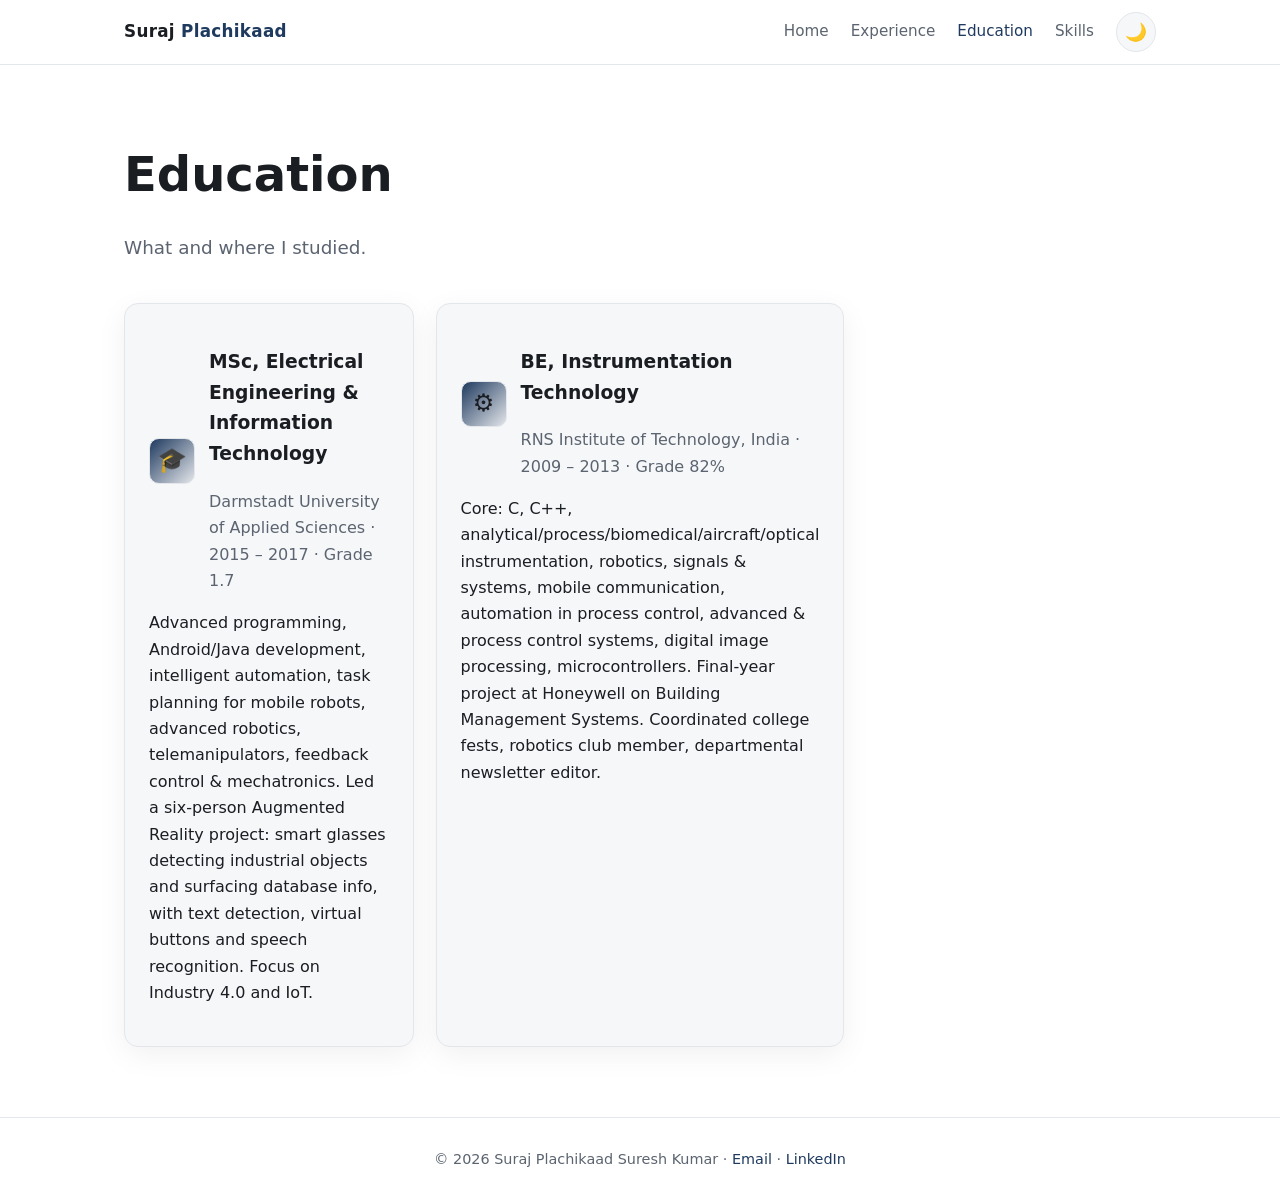
<file: education.html>
<!DOCTYPE html>
<html lang="en">
<head>
  <meta charset="UTF-8">
  <meta name="viewport" content="width=device-width, initial-scale=1.0">
  <title>Education — Suraj Plachikaad Suresh Kumar</title>
  <link rel="stylesheet" href="assets/css/style.css">
</head>
<body>
  <header id="header"></header>
  <main class="wrap">
    <section>
      <h1>Education</h1>
      <p class="tagline">What and where I studied.</p>
      <div id="list" class="grid cols-3" style="margin-top:40px"></div>
    </section>
  </main>
  <footer id="footer"></footer>
  <script src="assets/js/content.js"></script>
  <script src="assets/js/main.js"></script>
  <script>buildChrome("education.html"); renderEducation();</script>
</body>
</html>
</file>
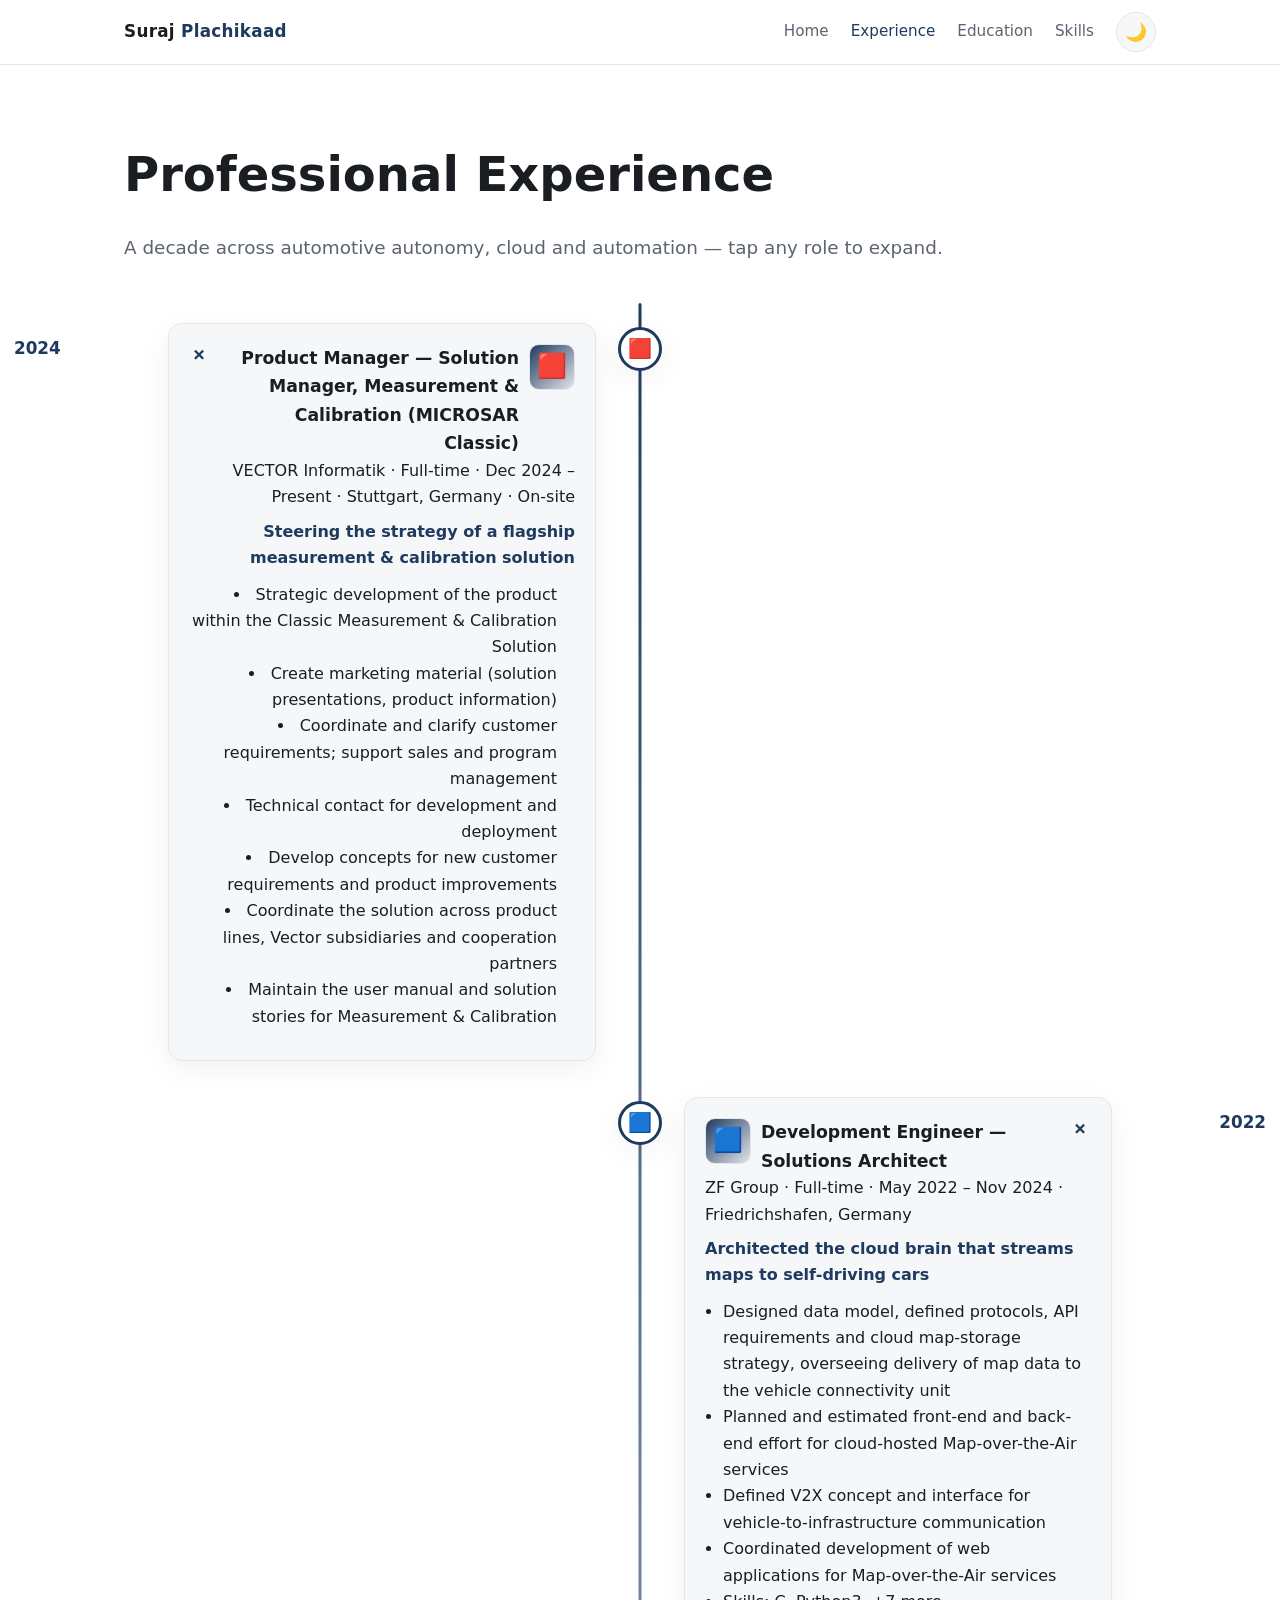
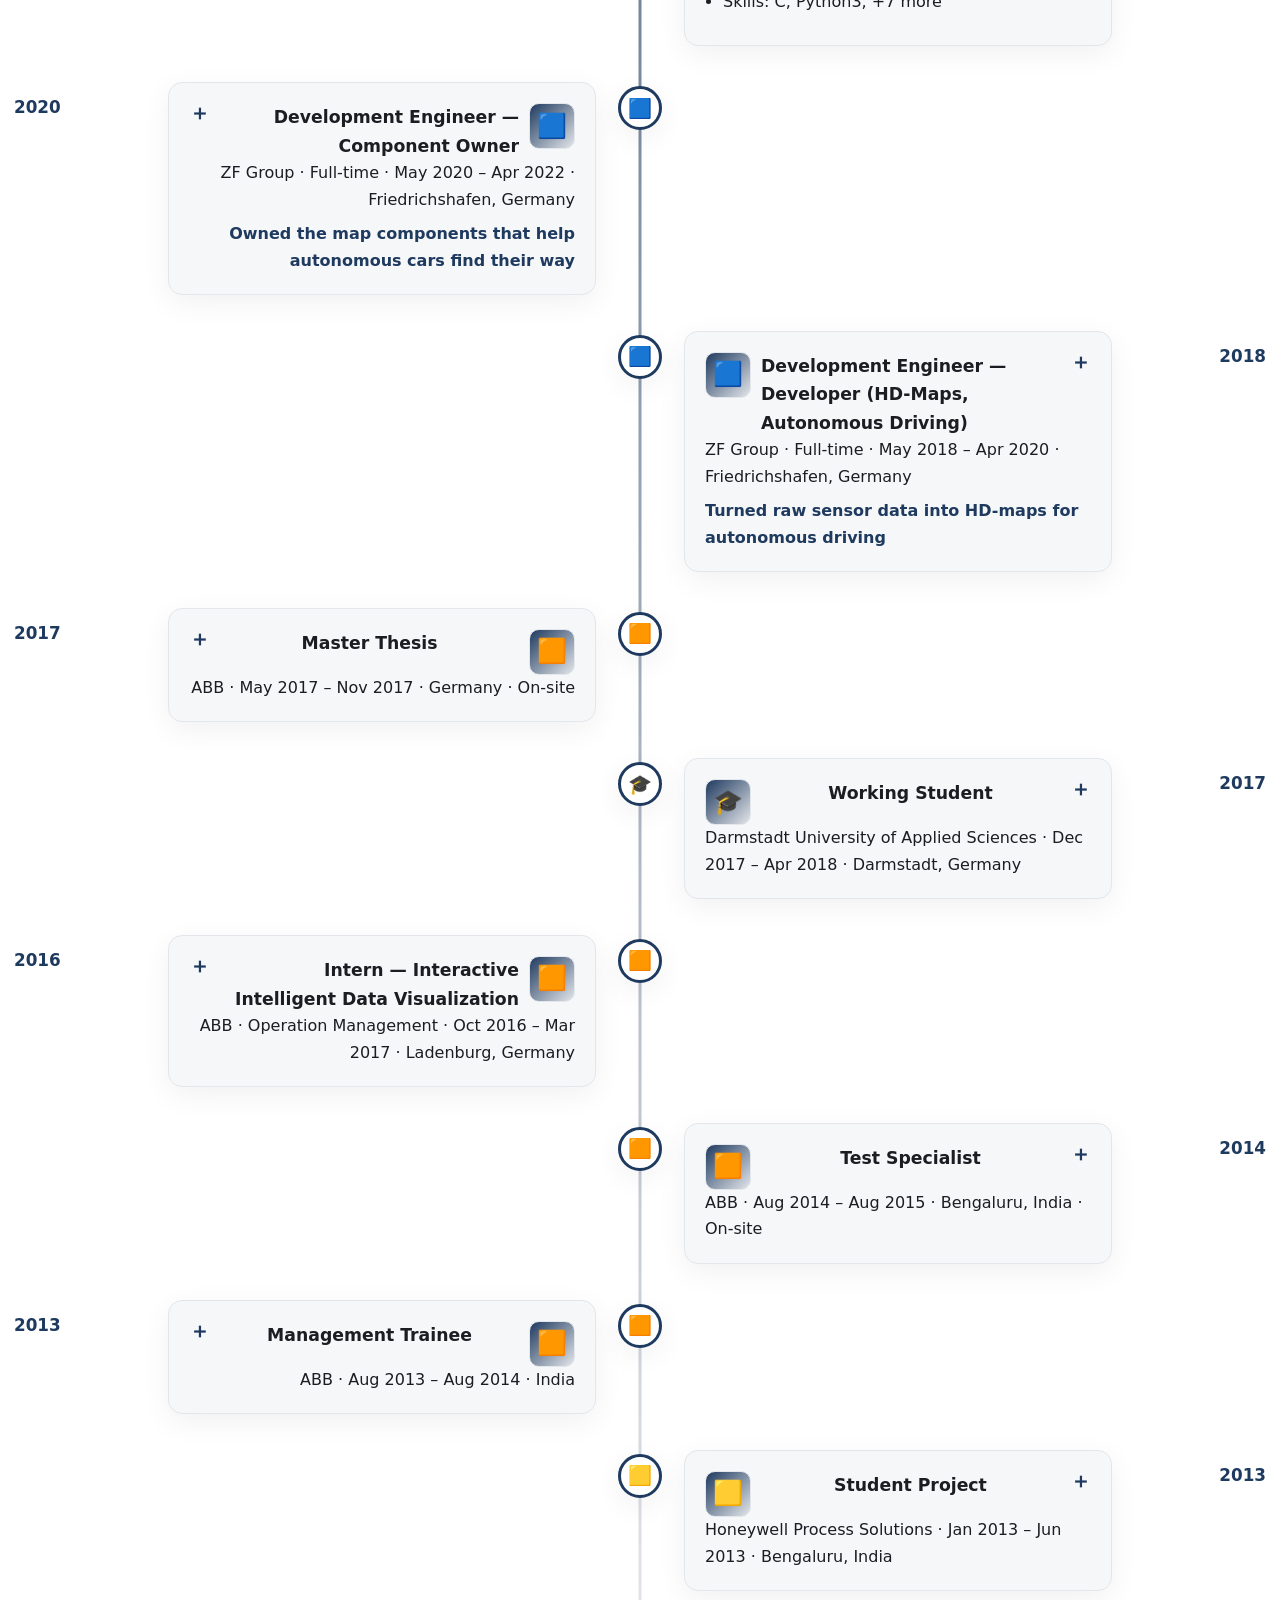
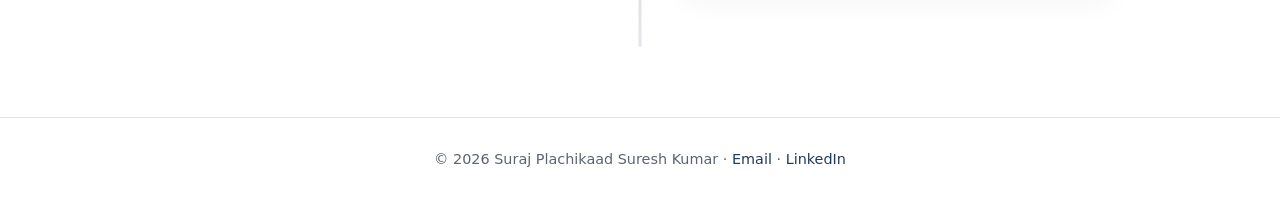
<file: experience.html>
<!DOCTYPE html>
<html lang="en">
<head>
  <meta charset="UTF-8">
  <meta name="viewport" content="width=device-width, initial-scale=1.0">
  <title>Experience — Suraj Plachikaad Suresh Kumar</title>
  <link rel="stylesheet" href="assets/css/style.css">
</head>
<body>
  <header id="header"></header>
  <main class="wrap">
    <section>
      <h1>Professional Experience</h1>
      <p class="tagline">A decade across automotive autonomy, cloud and automation — tap any role to expand.</p>
      <div id="list" class="xp-timeline" style="margin-top:40px"></div>
    </section>
  </main>
  <footer id="footer"></footer>
  <script src="assets/js/content.js"></script>
  <script src="assets/js/main.js"></script>
  <script>buildChrome("experience.html"); renderExperience();</script>
</body>
</html>
</file>
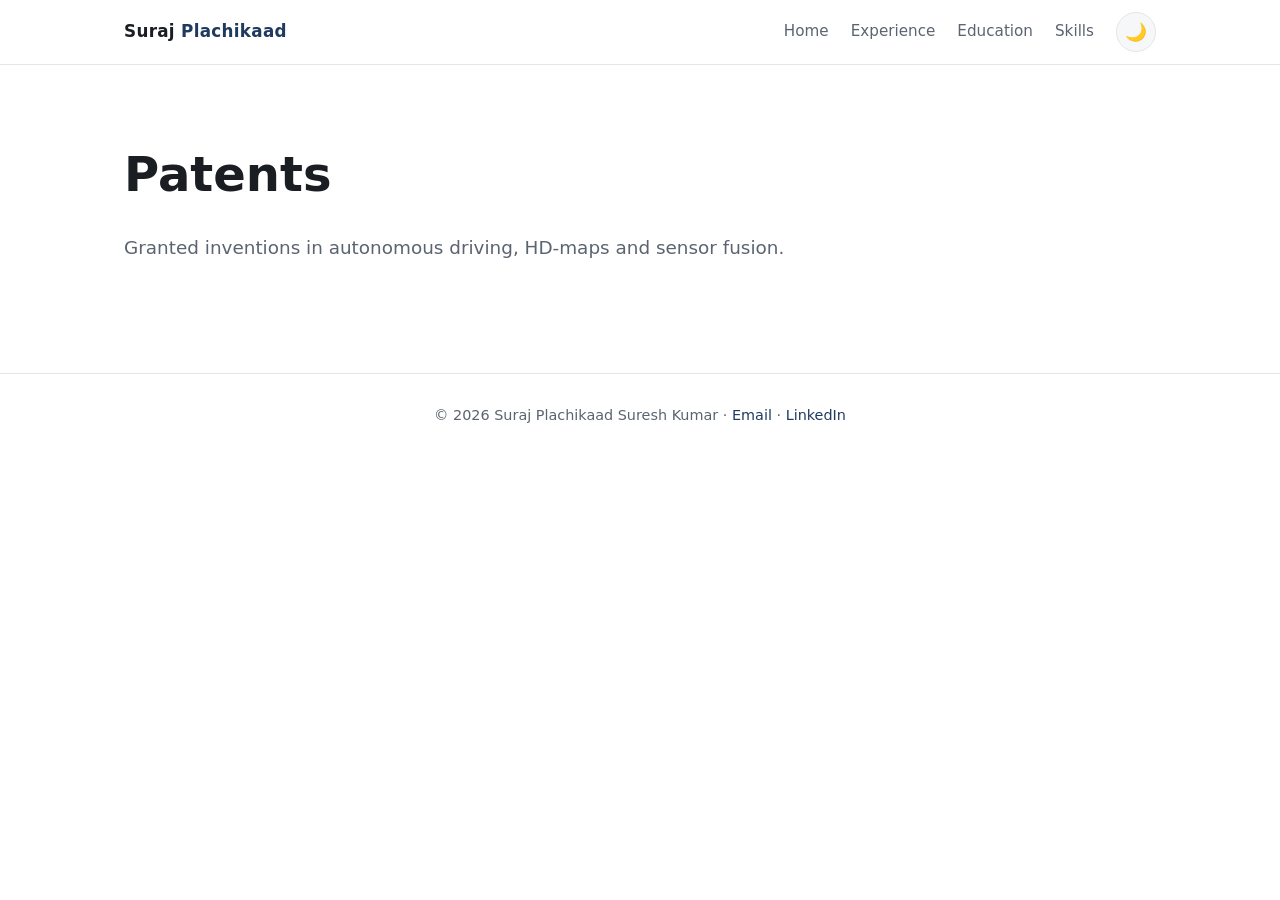
<file: patents.html>
<!DOCTYPE html>
<html lang="en">
<head>
  <meta charset="UTF-8">
  <meta name="viewport" content="width=device-width, initial-scale=1.0">
  <title>Patents — Suraj Plachikaad Suresh Kumar</title>
  <link rel="stylesheet" href="assets/css/style.css">
</head>
<body>
  <header id="header"></header>
  <main class="wrap">
    <section>
      <h1>Patents</h1>
      <p class="tagline">Granted inventions in autonomous driving, HD-maps and sensor fusion.</p>
      <div id="list" class="grid cols-2" style="margin-top:40px"></div>
    </section>
  </main>
  <footer id="footer"></footer>
  <script src="assets/js/content.js"></script>
  <script src="assets/js/main.js"></script>
  <script>buildChrome("patents.html"); renderPatents();</script>
</body>
</html>
</file>
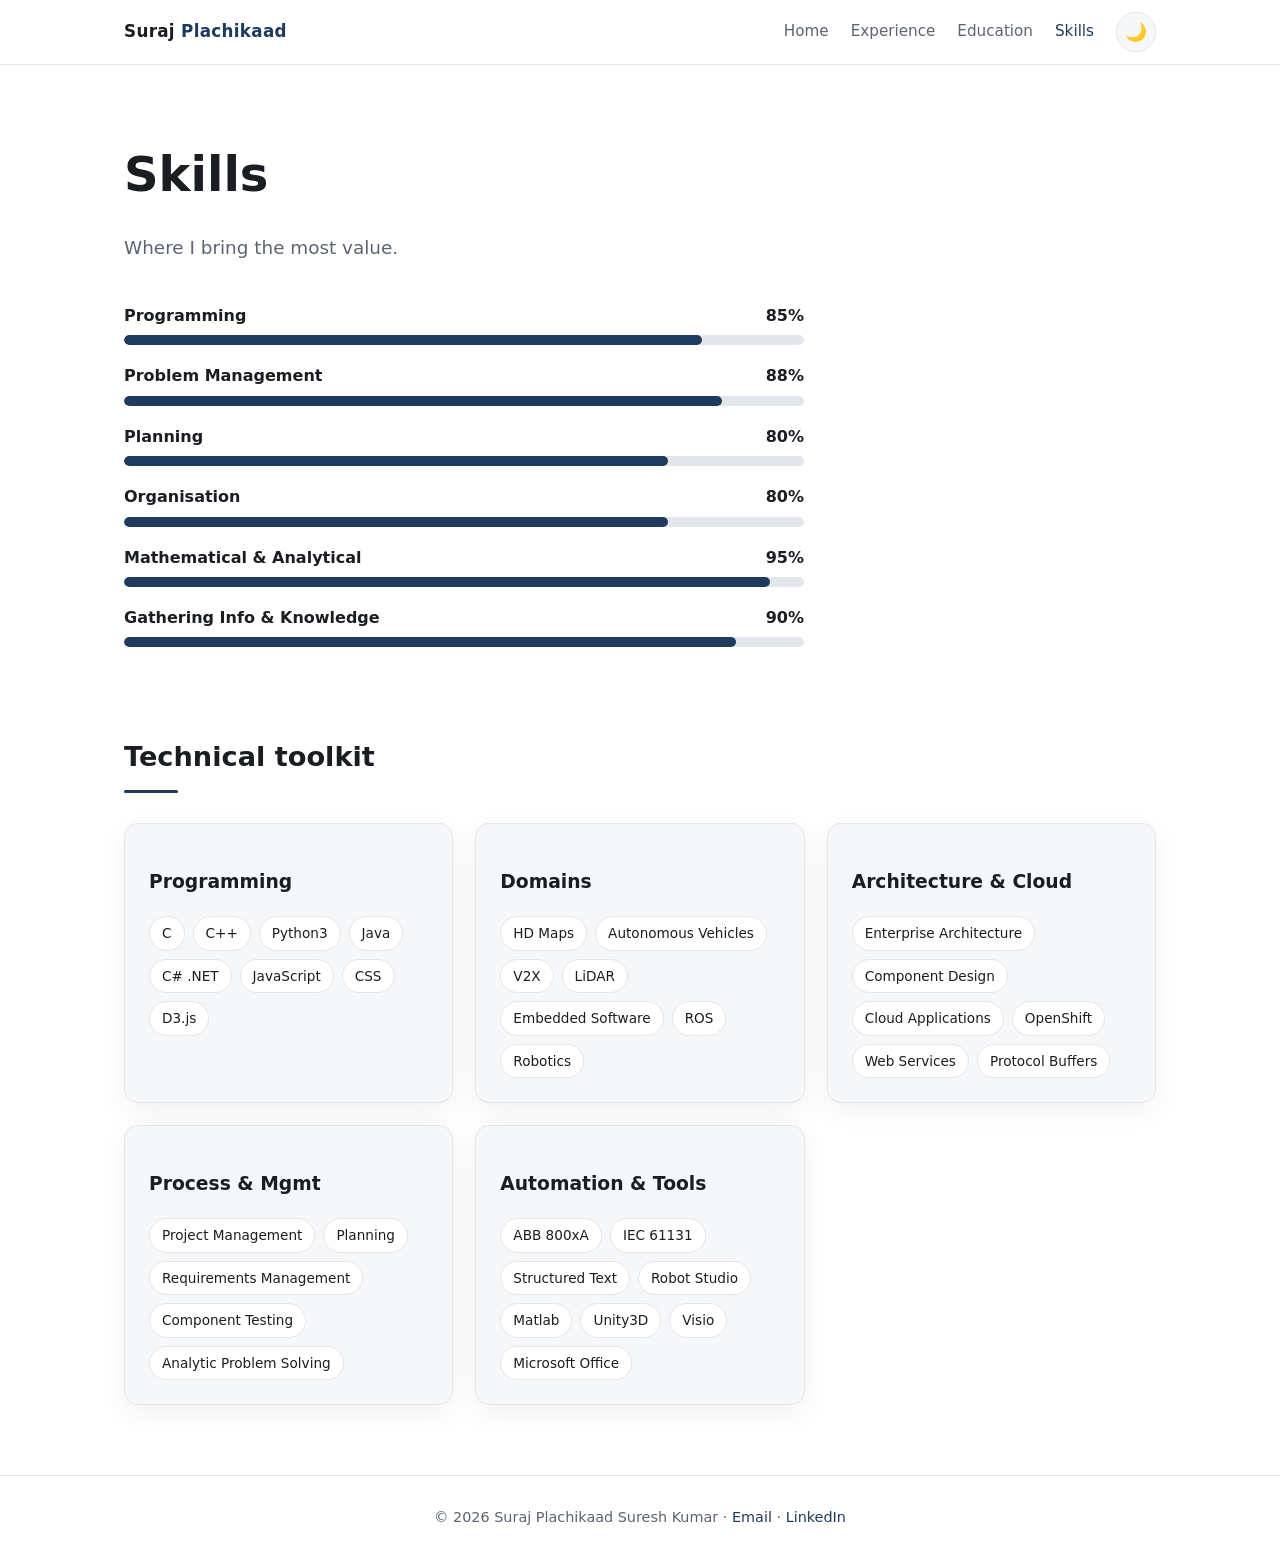
<file: skills.html>
<!DOCTYPE html>
<html lang="en">
<head>
  <meta charset="UTF-8">
  <meta name="viewport" content="width=device-width, initial-scale=1.0">
  <title>Skills — Suraj Plachikaad Suresh Kumar</title>
  <link rel="stylesheet" href="assets/css/style.css">
</head>
<body>
  <header id="header"></header>
  <main class="wrap">
    <section>
      <h1>Skills</h1>
      <p class="tagline">Where I bring the most value.</p>
      <div id="list" style="margin-top:40px;max-width:680px"></div>
    </section>
    <section style="padding-top:0">
      <h2>Technical toolkit</h2>
      <div id="tech" class="grid cols-3"></div>
    </section>
  </main>
  <footer id="footer"></footer>
  <script src="assets/js/content.js"></script>
  <script src="assets/js/main.js"></script>
  <script>buildChrome("skills.html"); renderSkills();</script>
</body>
</html>
</file>
<file: assets/css/style.css>
/* =====================================================================
   Portfolio styles — light & dark theme. You rarely need to edit this.
   Change accent colors below if you wish.
   ===================================================================== */

:root {
  --accent: #1f3a5f;        /* navy accent (light mode) */
  --bg: #ffffff;
  --surface: #f6f7f9;
  --text: #1a1d21;
  --muted: #5b6470;
  --border: #e3e6ea;
  --shadow: 0 8px 30px rgba(0,0,0,.06);
  --radius: 14px;
  --max: 1080px;
}

[data-theme="dark"] {
  --accent: #d4af37;        /* gold accent (dark mode) */
  --bg: #15181c;
  --surface: #1e2228;
  --text: #e9ecef;
  --muted: #9aa3ad;
  --border: #2c323a;
  --shadow: 0 8px 30px rgba(0,0,0,.4);
}

* { box-sizing: border-box; }
html { scroll-behavior: smooth; }
body {
  margin: 0;
  font-family: "Segoe UI", system-ui, -apple-system, Roboto, Helvetica, Arial, sans-serif;
  background: var(--bg);
  color: var(--text);
  line-height: 1.65;
  transition: background .3s, color .3s;
}

.wrap { max-width: var(--max); margin: 0 auto; padding: 0 24px; }

/* ---------- Header / nav ---------- */
header {
  position: sticky; top: 0; z-index: 50;
  background: var(--bg);
  border-bottom: 1px solid var(--border);
  backdrop-filter: blur(8px);
}
.nav { display: flex; align-items: center; justify-content: space-between; height: 64px; }
.brand { font-weight: 700; letter-spacing: .3px; color: var(--text); text-decoration: none; font-size: 1.05rem; }
.brand span { color: var(--accent); }
.nav-links { display: flex; gap: 22px; align-items: center; }
.nav-links a { color: var(--muted); text-decoration: none; font-weight: 500; font-size: .95rem; }
.nav-links a:hover, .nav-links a.active { color: var(--accent); }
.toggle { background: var(--surface); border: 1px solid var(--border); color: var(--text);
  width: 40px; height: 40px; border-radius: 50%; cursor: pointer; font-size: 1.1rem; }
.menu-btn { display:none; background:none; border:none; color:var(--text); font-size:1.6rem; cursor:pointer; }

/* ---------- Sections ---------- */
section { padding: 70px 0; }
h1 { font-size: clamp(2rem, 5vw, 3rem); margin: 0 0 8px; }
h2 { font-size: 1.7rem; margin: 0 0 30px; position: relative; }
h2::after { content:""; display:block; width:54px; height:3px; background:var(--accent); margin-top:10px; border-radius:3px; }
.tagline { color: var(--muted); font-size: 1.15rem; }
.muted { color: var(--muted); }

/* ---------- Hero ---------- */
.hero { display:flex; gap:48px; align-items:center; flex-wrap:wrap; padding-top:60px; }
.hero-text { flex:1 1 340px; }
.hero-photo { flex:0 0 280px; }
.hero-photo img { width:280px; height:280px; object-fit:cover; border-radius:50%; box-shadow:var(--shadow); border:4px solid var(--surface); }
.placeholder-photo { width:280px; height:280px; border-radius:50%; background:var(--surface);
  display:flex; align-items:center; justify-content:center; color:var(--muted); border:2px dashed var(--border); text-align:center; padding:20px; }
.btn { display:inline-block; margin-top:18px; padding:11px 24px; background:var(--accent); color:#fff; border-radius:30px; text-decoration:none; font-weight:600; }
[data-theme="dark"] .btn { color:#15181c; }

/* ---------- Cards / grids ---------- */
.grid { display:grid; gap:22px; }
.cols-4 { grid-template-columns: repeat(4,1fr); }
.cols-3 { grid-template-columns: repeat(3,1fr); }
.hobbies-grid { grid-template-columns: repeat(auto-fit, minmax(220px, 1fr)); }
.card { background:var(--surface); border:1px solid var(--border); border-radius:var(--radius); padding:24px; box-shadow:var(--shadow); transition:transform .25s, box-shadow .25s; }
.card:hover { transform:translateY(-6px); box-shadow:0 16px 40px rgba(0,0,0,.14); }
.card .icon { font-size:2rem; }
.hobby { padding:0; overflow:hidden; }
.hobby .hobby-img { width:100%; height:160px; object-fit:cover; display:block; }
.hobby h3, .hobby p { padding:0 18px; } .hobby h3 { margin:14px 0 4px; } .hobby p { padding-bottom:18px; }
.hobby .icon { padding:18px 18px 0; }

/* ---------- Stats counters ---------- */
.stats-row { display:grid; grid-template-columns:repeat(4,1fr); gap:18px; text-align:center; }
.stat { background:var(--surface); border:1px solid var(--border); border-radius:var(--radius); padding:22px; box-shadow:var(--shadow); }
.stat .num { display:block; font-size:2.2rem; font-weight:800; color:var(--accent); }
.stat .lbl { color:var(--muted); font-size:.9rem; }

/* ---------- Reveal on scroll ---------- */
.reveal { opacity:0; transform:translateY(24px); transition:opacity .6s, transform .6s; }
.reveal.in { opacity:1; transform:none; }

/* ---------- Lightbox ---------- */
.lb { position:fixed; inset:0; background:rgba(0,0,0,.85); display:flex; align-items:center; justify-content:center; z-index:200; cursor:zoom-out; padding:30px; }
.lb img { max-width:92%; max-height:92%; border-radius:10px; box-shadow:0 20px 60px rgba(0,0,0,.6); }

/* ---------- Timeline (legacy) ---------- */
.timeline { border-left:2px solid var(--border); margin-left:10px; }
.tl-item { position:relative; padding:0 0 36px 30px; }
.tl-item::before { content:""; position:absolute; left:-7px; top:6px; width:12px; height:12px; border-radius:50%; background:var(--accent); }
.tl-item h3 { margin:0; } .tl-item .meta { color:var(--muted); font-size:.92rem; margin:2px 0 10px; }
.tl-item ul { margin:8px 0; padding-left:18px; }

/* ---------- Zig-zag experience timeline ---------- */
.xp-timeline { position:relative; padding:20px 0; }
.xp-timeline::before { content:""; position:absolute; left:50%; top:0; bottom:0; width:3px; transform:translateX(-50%);
  background:linear-gradient(var(--accent),var(--border)); border-radius:3px; }
.xp { position:relative; width:50%; padding:0 44px 36px; }
.xp.left { left:0; text-align:right; }
.xp.right { left:50%; text-align:left; }
.xp-node { position:absolute; top:4px; width:44px; height:44px; border-radius:50%; background:var(--bg);
  border:3px solid var(--accent); display:flex; align-items:center; justify-content:center; font-size:1.2rem; z-index:2; box-shadow:var(--shadow); }
.xp.left .xp-node { right:-22px; } .xp.right .xp-node { left:-22px; }
.xp-year { position:absolute; top:12px; font-weight:800; color:var(--accent); font-size:1.05rem; }
.xp.left .xp-year { left:-110px; } .xp.right .xp-year { right:-110px; }
.xp-card { background:var(--surface); border:1px solid var(--border); border-radius:var(--radius); padding:20px;
  box-shadow:var(--shadow); cursor:pointer; transition:transform .25s, box-shadow .25s; }
.xp-card:hover { transform:translateY(-5px); box-shadow:0 16px 40px rgba(0,0,0,.16); }
.xp-head { display:flex; align-items:flex-start; gap:10px; justify-content:space-between; }
.xp.left .xp-head { flex-direction:row-reverse; }
.xp-card h3 { margin:0; font-size:1.08rem; }

/* logo thumbnails / themed tiles */
.thumb { flex:0 0 46px; width:46px; height:46px; border-radius:10px; background:#fff; border:1px solid var(--border);
  display:flex; align-items:center; justify-content:center; overflow:hidden; font-size:1.5rem; }
.thumb img { width:100%; height:100%; object-fit:contain; padding:5px; }
.thumb.tile { background:linear-gradient(135deg,var(--accent),var(--border)); }
.edu-head { display:flex; gap:14px; align-items:center; margin-bottom:8px; }
.xp-toggle { color:var(--accent); font-weight:800; font-size:1.3rem; line-height:1; transition:transform .3s; }
.xp-card.open .xp-toggle { transform:rotate(45deg); }
.xp-headline { color:var(--accent); font-weight:600; margin:8px 0 0; }
.xp-body { max-height:0; overflow:hidden; opacity:0; padding-left:18px; margin:0; transition:max-height .5s, opacity .4s, margin .4s; }
.xp.left .xp-body { padding-right:18px; padding-left:0; list-style-position:inside; }
.xp-card.open .xp-body { max-height:600px; opacity:1; margin:10px 0; }

@media (max-width:780px){
  .xp-timeline::before { left:20px; }
  .xp, .xp.left, .xp.right { width:100%; left:0; text-align:left; padding:0 0 30px 56px; }
  .xp.left .xp-node, .xp.right .xp-node { left:0; right:auto; }
  .xp.left .xp-year, .xp.right .xp-year { left:56px; top:-18px; }
  .xp.left .xp-head { flex-direction:row; } .xp.left .xp-body { padding-left:18px; padding-right:0; }
}

/* ---------- Skills bars ---------- */
.skill { margin-bottom:18px; }
.skill .row { display:flex; justify-content:space-between; margin-bottom:6px; font-weight:600; }
.bar { height:10px; background:var(--border); border-radius:6px; overflow:hidden; }
.bar > i { display:block; height:100%; background:var(--accent); border-radius:6px; width:0; transition:width 1.2s ease; }

/* ---------- Gallery ---------- */
.gallery { display:grid; grid-template-columns:repeat(3,1fr); gap:14px; margin-top:20px; }
.gallery img { width:100%; height:200px; object-fit:cover; border-radius:var(--radius); box-shadow:var(--shadow); cursor:zoom-in; transition:transform .25s; }
.gallery img:hover { transform:scale(1.03); }

/* ---------- Skill tags ---------- */
.tags { display:flex; flex-wrap:wrap; gap:8px; margin-top:12px; }
.tag { background:var(--bg); border:1px solid var(--border); color:var(--text); padding:5px 12px; border-radius:20px; font-size:.85rem; }

footer { border-top:1px solid var(--border); padding:30px 0; text-align:center; color:var(--muted); font-size:.9rem; }
footer a { color:var(--accent); text-decoration:none; }

@media (max-width:780px){
  .cols-4{grid-template-columns:repeat(2,1fr);} .cols-3{grid-template-columns:1fr;}
  .stats-row{grid-template-columns:repeat(2,1fr);}
  .gallery{grid-template-columns:repeat(2,1fr);}
  .nav-links{position:absolute; top:64px; right:0; background:var(--bg); flex-direction:column; padding:16px 24px; border:1px solid var(--border); display:none;}
  .nav-links.open{display:flex;} .menu-btn{display:block;}
}
</file>
